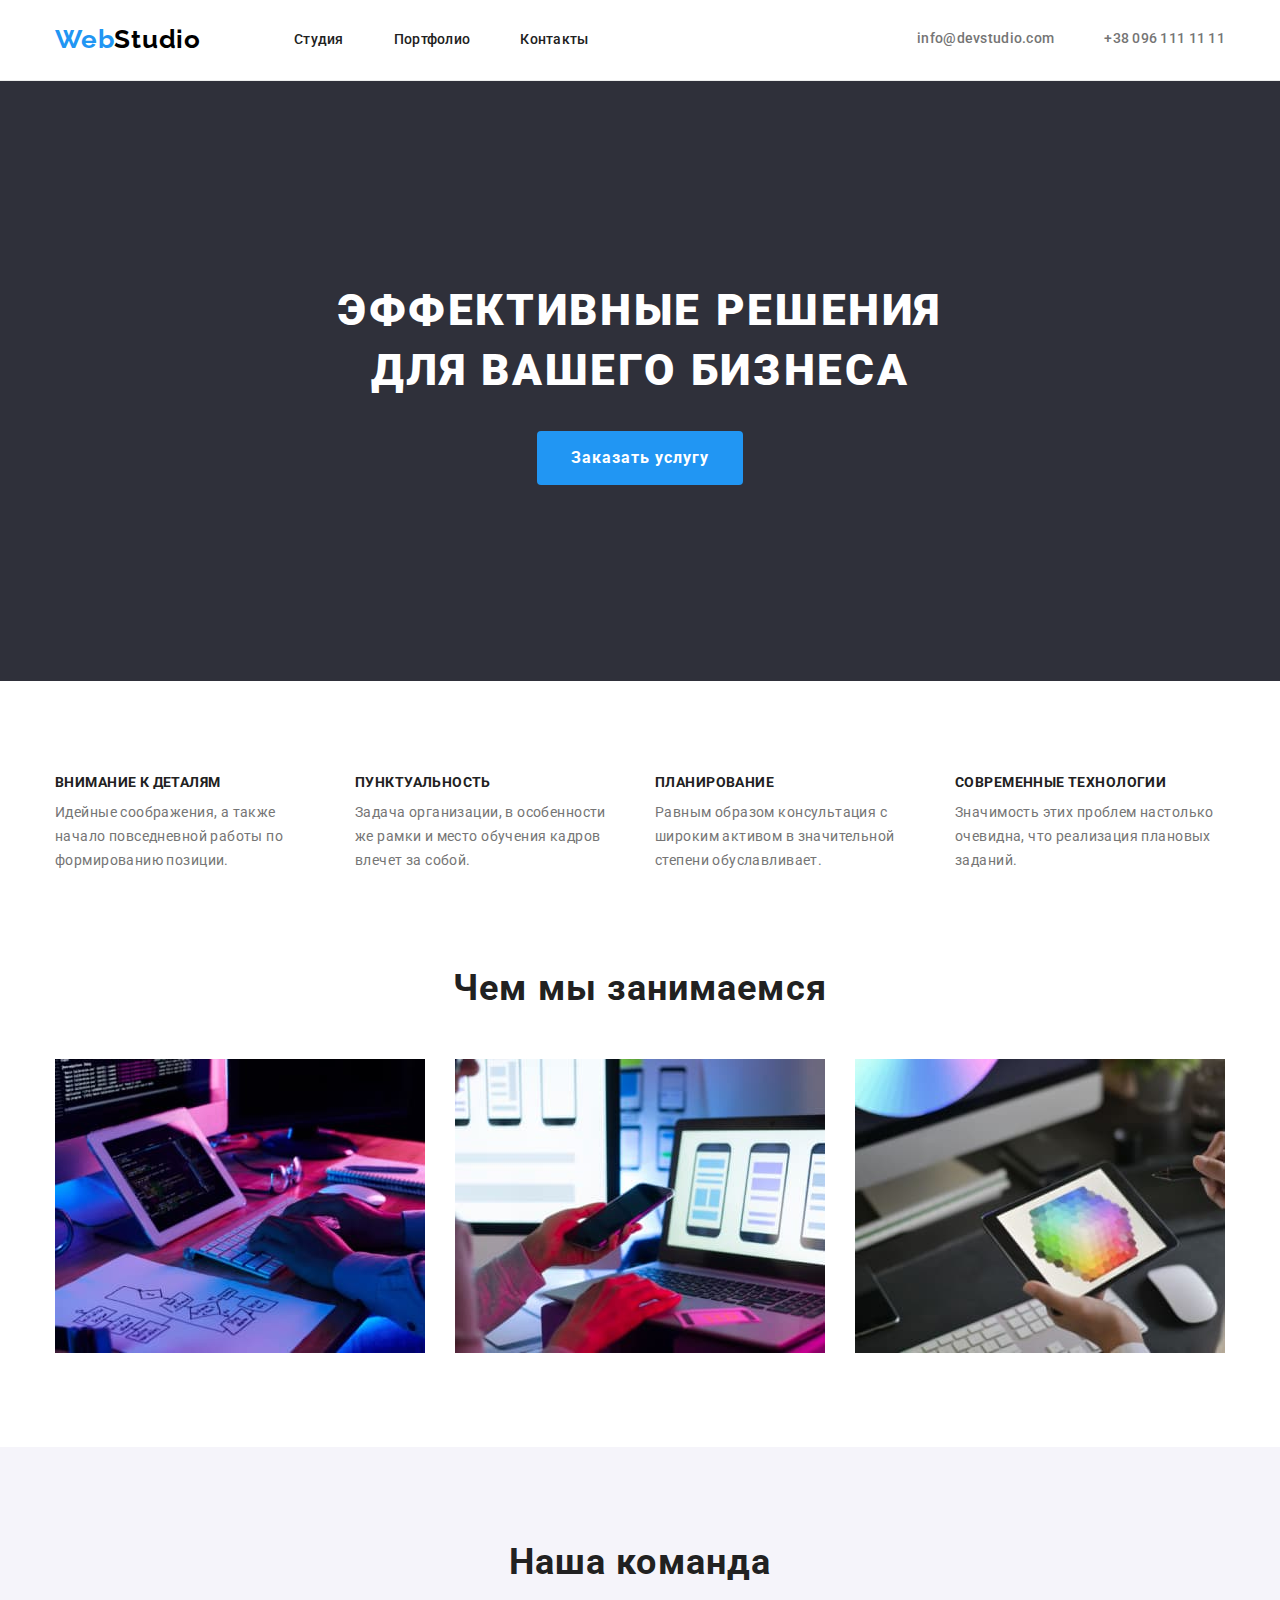
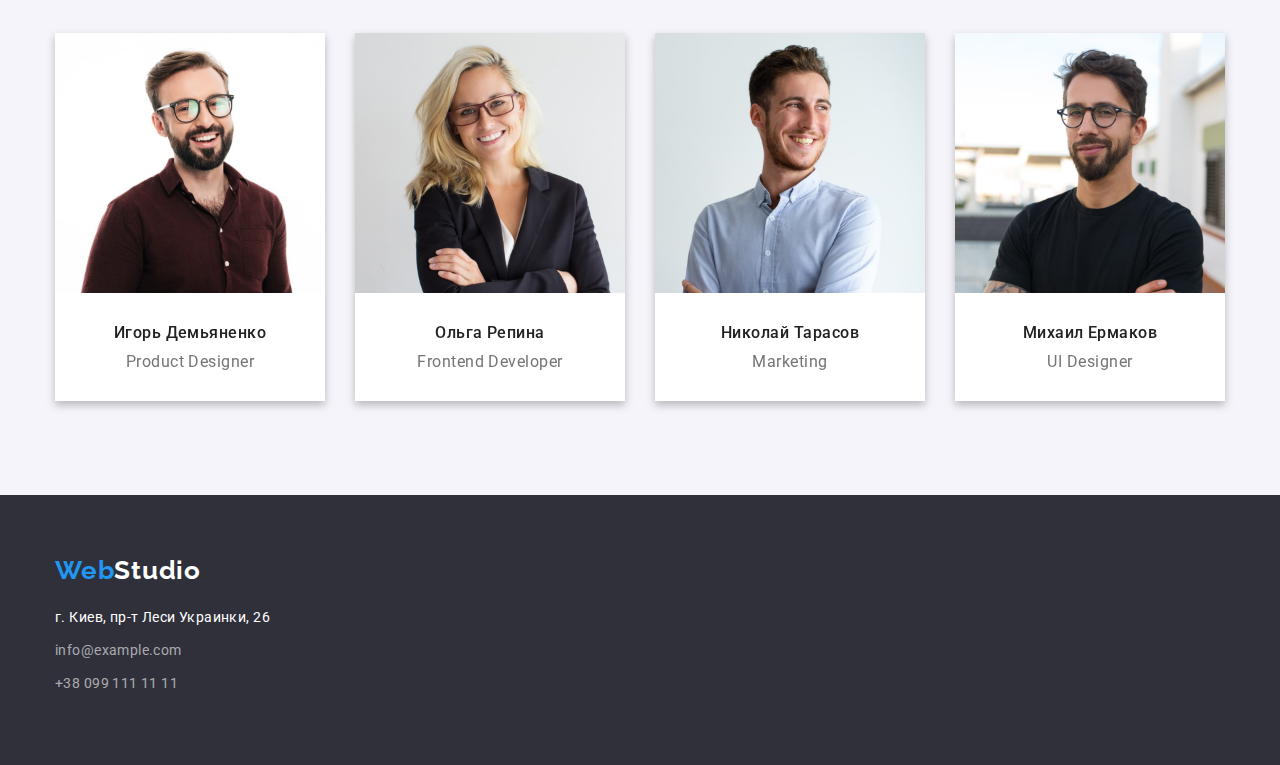
<file: index.html>
<!DOCTYPE html>
<html lang="ru">
<head>
    <meta charset="UTF-8">
    <meta http-equiv="X-UA-Compatible" content="IE=edge">
    <meta name="viewport" content="width=device-width, initial-scale=1.0">
    <link rel="preconnect" href="https://fonts.googleapis.com">
    <link rel="preconnect" href="https://fonts.gstatic.com" crossorigin>
    <link href="https://fonts.googleapis.com/css2?family=Raleway:wght@700&family=Roboto:wght@400;500;700;900&display=swap"
        rel="stylesheet">
    <title>WebStudio</title>
    <link rel="stylesheet" href="https://cdnjs.cloudflare.com/ajax/libs/modern-normalize/1.1.0/modern-normalize.min.css">
    <link rel="stylesheet" href="./css/styles.css">
</head>
<body>
    <header class="header">
        <div class="header-cont container">
            <nav class="header-nav">
                <a href="logotext" class="header-logo link"> <span class="logo-color">Web</span>Studio</a>
                <ul class="header-list list">
                    <li class="header-item"><a href="./index.html" class="header-link link">Студия</a></li>
                    <li class="header-item"><a href="./portfolio.html" class="header-link link">Портфолио</a></li>
                    <li class="header-item"><a href="" class="header-link link">Контакты</a></li>
                </ul>
            </nav>
            <div class="header-info">
                <a href="mailto:info@devstudio.com" class="header-contacts link">info@devstudio.com</a>
                <a href="tel:+380961111111" class="header-contacts link">+38 096 111 11 11</a>
             </div>
        </div>
    </header>
    <main class="main">
        <section class="main-section-one">
            <div class="container">
                <h1 class="section-one-title">Эффективные решения для вашего бизнеса</h1>
             <button class="section-one-btn" type="button">Заказать услугу</button>
            </div>
        </section>
        <section class="main-section-two">
            <div class="container">
                <ul class="section-two-list list">
                    <li class="section-two-item">
                        <h3 class="item-title">Внимание к деталям</h3>
                        <p class="item-text">Идейные соображения, а также начало повседневной работы по формированию позиции.</p>
                    </li>
                    <li class="section-two-item">
                        <h3 class="item-title">Пунктуальность</h3>
                        <p class="item-text">Задача организации, в особенности же рамки и место обучения кадров влечет за собой.</p>
                    </li>
                    <li class="section-two-item">
                        <h3 class="item-title">Планирование</h3>
                        <p class="item-text">Равным образом консультация с широким активом в значительной степени обуславливает.</p>
                    </li>
                    <li class="section-two-item">
                        <h3 class="item-title">Современные технологии</h3>
                        <p class="item-text">Значимость этих проблем настолько очевидна, что реализация плановых заданий.</p>
                    </li>
                </ul>
            </div>
            
        </section>
        <section class="main-section-three">
            <div class="container">
                <h2 class="section-three-title">Чем мы занимаемся</h2>
                <ul class="section-three-list list">
                    <li class="section-three-item"><img src="./images/box1.jpg" alt="Верстка сайта" width="370"></li>
                    <li class="section-three-item"><img src="./images/box2.jpg" alt="Адаптивный дизайн" width="370"></li>
                    <li class="section-three-item"><img src="./images/box3.jpg" alt="Дизайн" width="370"></li>
                </ul>
            </div>
            
        </section>
        <section class="main-section-team">
            <div class="container">
                <h2 class="team-title">Наша команда</h2>
                <ul class="team-list list">
                    <li class="team-item">
                        <img src="./images/img.jpg" alt="Игорь Демьяненко" width="270">
                        <div class="team-signature">
                            <h3 class="team-member">Игорь Демьяненко</h3>
                            <p lang="en" class="team-position">Product Designer</p>
                        </div>
                    </li>
                    <li class="team-item">
                        <img src="./images/img1.jpg" alt="Ольга Репина" width="270">
                        <div class="team-signature">
                            <h3 class="team-member">Ольга Репина</h3>
                            <p lang="en" class="team-position">Frontend Developer</p>
                        </div>
                    </li>
                    <li class="team-item">
                        <img src="./images/img2.jpg" alt="Николай Тарасов" width="270">
                        <div class="team-signature">
                            <h3 class="team-member">Николай Тарасов</h3>
                            <p lang="en" class="team-position">Marketing</p>
                        </div>
                    </li>
                    <li class="team-item">
                        <img src="./images/img3.jpg" alt="Михаил Ермаков" width="270">
                        <div class="team-signature">
                            <h3 class="team-member">Михаил Ермаков</h3>
                            <p lang="en" class="team-position">UI Designer</p>
                        </div>
                    </li>
                </ul>
            </div>
           
        </section>
    </main>
    <footer class="footer">
        <div class="container">
            <a href="logotext" class="footer-logo link"><span class="logo-color">Web</span>Studio</a>
            <address class="footer-address">
                <ul class="footer-list list">
                    <li class="footer-item"><a href="" class="footer-location link">г. Киев, пр-т Леси Украинки, 26</a></li>
                    <li class="footer-item"><a href="mailto:info@example.com" class="footer-link link">info@example.com</a></li>
                    <li class="footer-item"><a href="tel:+380991111111" class="footer-link link">+38 099 111 11 11</a></li>
                </ul>
            </address>
        </div>
    </footer>
</body>
</html>
</file>
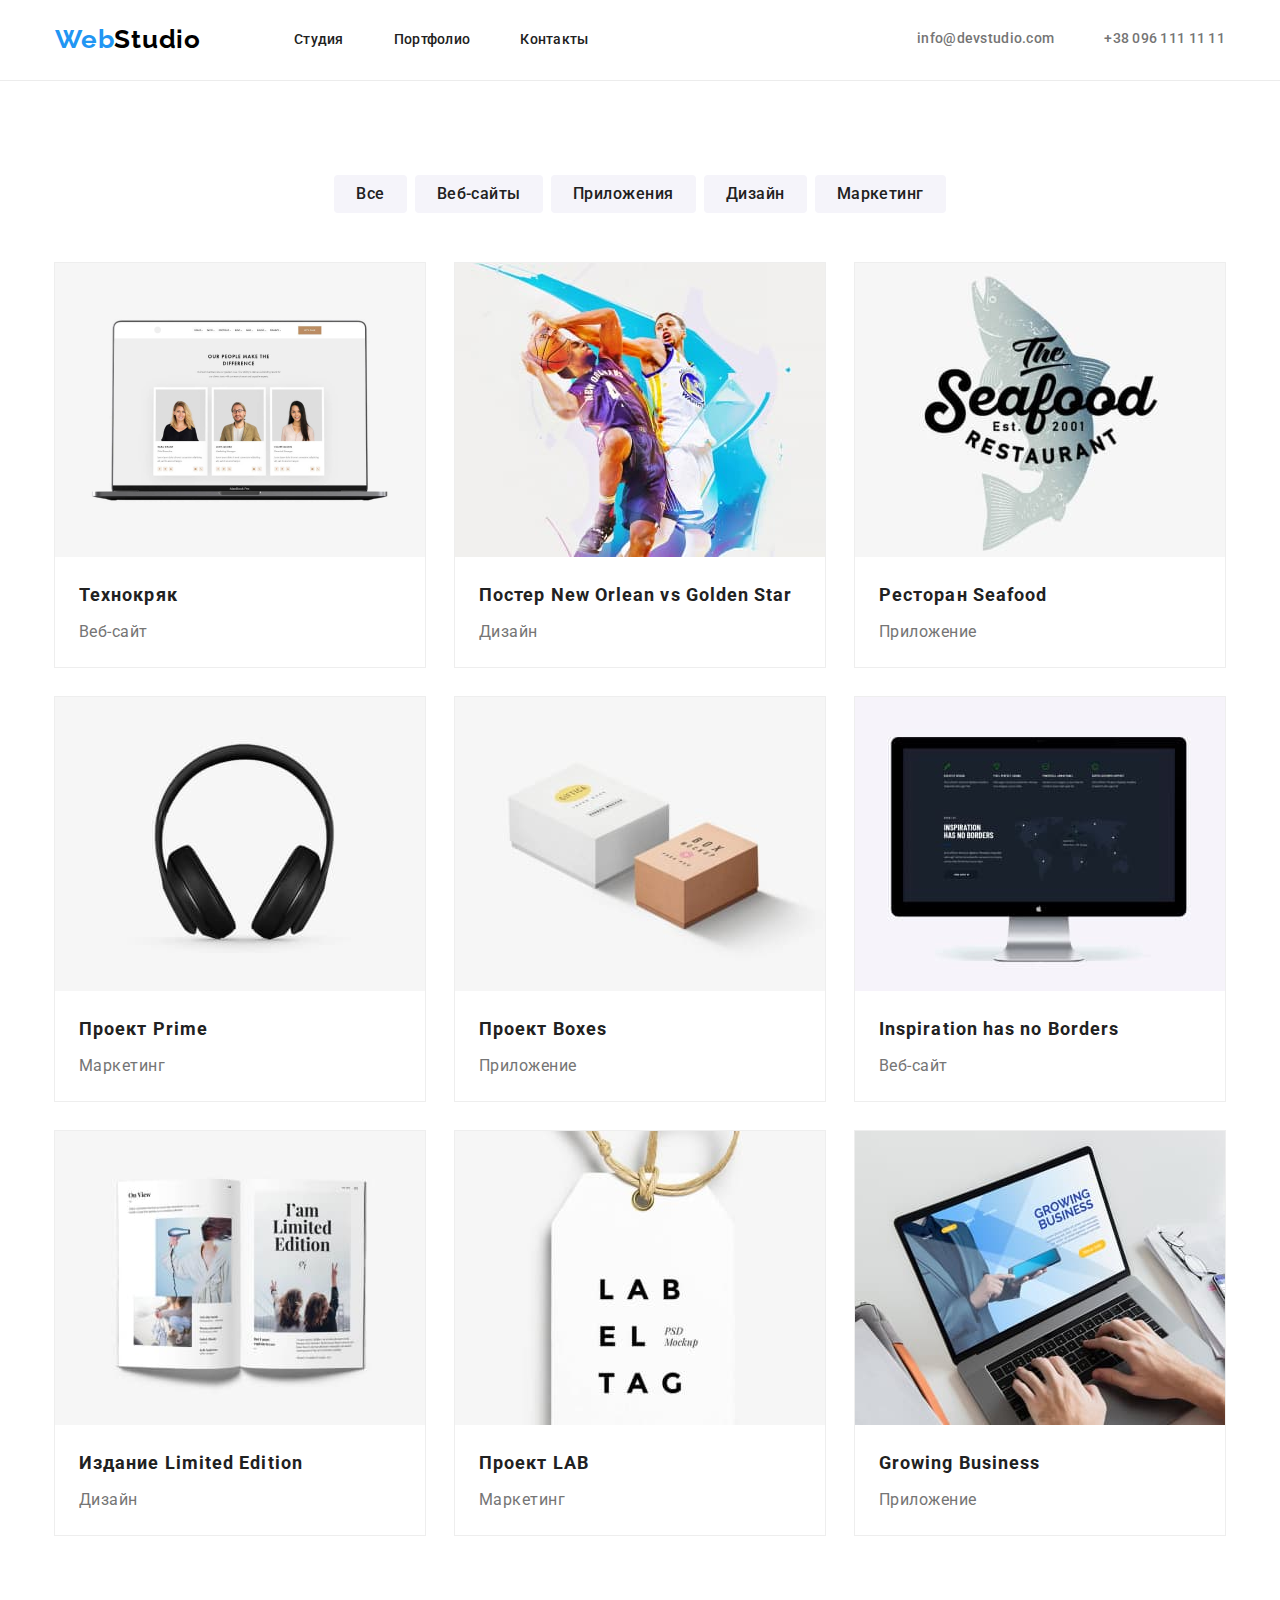
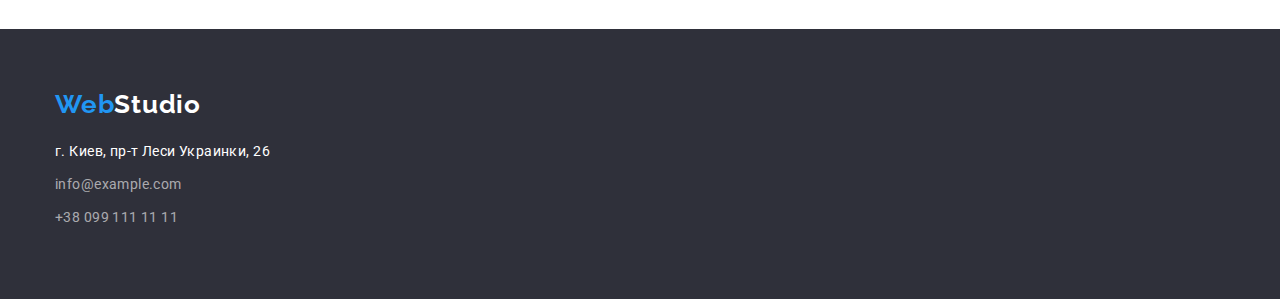
<file: portfolio.html>
<!DOCTYPE html>
<html lang="ru">
<head>
    <meta charset="UTF-8">
    <meta http-equiv="X-UA-Compatible" content="IE=edge">
    <meta name="viewport" content="width=device-width, initial-scale=1.0">
    <link rel="preconnect" href="https://fonts.googleapis.com">
    <link rel="preconnect" href="https://fonts.gstatic.com" crossorigin>
    <link href="https://fonts.googleapis.com/css2?family=Raleway:wght@700&family=Roboto:wght@400;500;700;900&display=swap"
        rel="stylesheet">
    <title>Portfolio</title>
    <link rel="stylesheet" href="https://cdnjs.cloudflare.com/ajax/libs/modern-normalize/1.1.0/modern-normalize.min.css">
    <link rel="stylesheet" href="./css/styles.css">
</head>
<body>
    <header class="header">
        <div class="header-cont container">
            <nav class="header-nav">
                <a href="logotext" class="header-logo link"> <span class="logo-color">Web</span>Studio</a>
                <ul class="header-list list">
                    <li class="header-item"><a href="./index.html" class="header-link link">Студия</a></li>
                    <li class="header-item"><a href="./portfolio.html" class="header-link link">Портфолио</a></li>
                    <li class="header-item"><a href="" class="header-link link">Контакты</a></li>
                </ul>
            </nav>
            <div class="header-info">
                <a href="mailto:info@devstudio.com" class="header-contacts link">info@devstudio.com</a>
                <a href="tel:+380961111111" class="header-contacts link">+38 096 111 11 11</a>
            </div>
        </div>
    </header>
    <main class="main-portfolio">
        <section class="portfolio-section">
            <div class="container">
                <div class="portfolio-filter">
                    <ul class="portfolio-btn-list list">
                        <li class="portfolio-btn-item"><button class="portfolio-btn" type="button">Все</button></li>
                        <li class="portfolio-btn-item"><button class="portfolio-btn" type="button">Веб-сайты</button></li>
                        <li class="portfolio-btn-item"><button class="portfolio-btn" type="button">Приложения</button></li>
                        <li class="portfolio-btn-item"><button class="portfolio-btn" type="button">Дизайн</button></li>
                        <li class="portfolio-btn-item"><button class="portfolio-btn" type="button">Маркетинг</button></li>
                    </ul>
                </div>
                <div class="portfolio">
                    <ul class="projects-list list">
                        <li class="projects-item">
                            <img src="./images/p.png" alt="Технокряк" width="370">
                            <div class="signature">
                                <h1 class="projects-name">Технокряк</h1>
                                <p class="projects-division">Веб-сайт</p>
                            </div>
                        </li>
                        <li class="projects-item">
                            <img src="./images/p1.jpg" alt="Постер New Orlean vs Golden Star" width="370">
                            <div class="signature">
                                <h1 class="projects-name">Постер New Orlean vs Golden Star</h1>
                                <p class="projects-division">Дизайн</p>
                            </div>
                        </li>
                        <li class="projects-item">
                            <img src="./images/p2.jpg" alt="Ресторан Seafood" width="370">
                            <div class="signature">
                                <h1 class="projects-name">Ресторан Seafood</h1>
                                <p class="projects-division">Приложение</p>
                            </div>
                        </li>
                        <li class="projects-item">
                            <img src="./images/p3.jpg" alt="Проект Prime" width="370">
                            <div class="signature">
                                <h1 class="projects-name">Проект Prime</h1>
                                <p class="projects-division">Маркетинг</p>
                            </div>
                        </li>
                        <li class="projects-item">
                            <img src="./images/p4.jpg" alt="Проект Boxes" width="370">
                            <div class="signature">
                                <h1 class="projects-name">Проект Boxes</h1>
                                <p class="projects-division">Приложение</p>
                            </div>
                        </li>
                        <li class="projects-item">
                            <img src="./images/p5.jpg" alt="Inspiration has no Borders" width="370">
                            <div class="signature">
                                <h1 class="projects-name" lang="en">Inspiration has no Borders</h1>
                                <p class="projects-division">Веб-сайт</p>
                            </div>
                        </li>
                        <li class="projects-item">
                            <img src="./images/p6.jpg" alt="Издание Limited Edition" width="370">
                            <div class="signature">
                                <h1 class="projects-name">Издание Limited Edition</h1>
                                <p class="projects-division">Дизайн</p>
                            </div>
                        </li>
                        <li class="projects-item">
                            <img src="./images/p7.jpg" alt="Проект LAB" width="370">
                            <div class="signature">
                                <h1 class="projects-name">Проект LAB</h1>
                                <p class="projects-division">Маркетинг</p>
                            </div>
                        </li>
                        <li class="projects-item">
                            <img src="./images/p8.jpg" alt="Growing Business" width="370">
                            <div class="signature">
                                <h1 class="projects-name" lang="en">Growing Business</h1>
                                <p class="projects-division">Приложение</p>
                            </div>
                        </li>
                    </ul>
                </div>
            </div>
         </section>
    </main>
    <footer class="footer">
        <div class="container">
            <a href="logotext" class="footer-logo link"><span class="logo-color">Web</span>Studio</a>
            <address class="footer-address">
                <ul class="footer-list list">
                    <li class="footer-item"><a href="" class="footer-location link">г. Киев, пр-т Леси Украинки, 26</a></li>
                    <li class="footer-item"><a href="mailto:info@example.com" class="footer-link link">info@example.com</a>
                    </li>
                    <li class="footer-item"><a href="tel:+380991111111" class="footer-link link">+38 099 111 11 11</a></li>
                </ul>
            </address>
        </div>
    </footer>
</body>
</html>
</file>
<file: css/styles.css>
body {
  font-family: roboto, sans-serif;
  color: #212121;
  background-color: #ffffff;
}
h1,
h2,
h3,
p {
  margin: 0;
  padding: 0;
}
ul {
  padding: 0;
  margin: 0;
  list-style: none;
}
img {
  display: block;
  max-width: 100%;
  height: auto;
}
.link {
  text-decoration: none;
}
.header {
  background-color: #ffffff;
  font-weight: 500;
  min-height: 80px;
  border-bottom: 1px solid #ececec;
  margin: 0;
  padding-top: 24px;
  padding-bottom: 25px;
}

.container {
  align-items: center;
  width: 1200px;
  padding: 0 15px;
  margin: 0 auto;
}
.header-cont {
  display: flex;
  align-items: center;
}
.header-nav {
  display: flex;
  align-items: center;
}
.header-logo {
  display: flex;
  margin-right: 93px;
  font-family: raleway;
  font-weight: 700;
  font-size: 26px;
  line-height: 1.19;
  letter-spacing: 0.03em;
  color: #000000;
}
.logo-color {
  color: #2196f3;
}

.header-list {
  display: flex;
}
.header-item:not(last-child) {
  margin-right: 50px;
}

.header-info {
  display: flex;
  margin-left: auto;
}
.header-link {
  font-weight: 500;
  font-size: 14px;
  line-height: 1.14;
  letter-spacing: 0.02em;
  color: #212121;
}
.header-contacts {
  display: flex;
  font-weight: 500;
  font-size: 14px;
  line-height: 1.14;
  letter-spacing: 0.02em;
  color: #757575;
}
.header-contacts + .header-contacts {
  margin-left: 50px;
}
.header-link:hover {
  color: #2196f3;
}
.header-link:focus {
  color: #2196f3;
}
.header-link:active {
  color: #2196f3;
}
.header-contacts:hover {
  color: #2196f3;
}
.header-contacts:focus {
  color: #2196f3;
}
.main-section-one {
  height: 600px;
  background-color: #2f303a;
  margin: 0;
  padding-top: 200px;
  padding-bottom: 200px;
}
.section-one-title {
  display: block;
  margin-left: auto;
  margin-right: auto;
  margin-bottom: 30px;
  max-width: 696px;
  font-weight: 900;
  font-size: 44px;
  line-height: 1.36;
  text-align: center;
  letter-spacing: 0.06em;
  text-transform: uppercase;
  color: #ffffff;
}
.section-one-btn {
  display: block;
  margin-left: auto;
  margin-right: auto;
  cursor: pointer;
  padding: 10px 32px;
  border-radius: 4px;
  border-color: transparent;

  font-weight: 700;
  font-size: 16px;
  line-height: 1.88;
  text-align: center;
  letter-spacing: 0.06em;
  color: #ffffff;
  background-color: #2196f3;
}

.main-section-two {
  padding-top: 94px;
}
.section-two-list {
  display: flex;
  margin-left: auto;
  margin-right: auto;
}
.section-two-item {
  width: 270px;
  margin-right: 30px;
}

.section-two-item:last-child {
  margin-right: 0;
}
.item-title {
  margin-bottom: 10px;
  font-weight: 700;
  font-size: 14px;
  line-height: 1.14;
  letter-spacing: 0.03em;
  text-transform: uppercase;
  color: #212121;
}
.item-text {
  font-weight: 400;
  font-size: 14px;
  line-height: 1.71;
  letter-spacing: 0.03em;
  color: #757575;
}
.main-section-three {
  padding-top: 94px;
  padding-bottom: 94px;
}
.section-three-title {
  font-weight: 700;
  font-size: 36px;
  line-height: 1.17;
  text-align: center;
  letter-spacing: 0.03em;
  color: #212121;
}
.section-three-list {
  display: flex;
  margin-top: 50px;
}
.section-three-item {
  margin-right: 30px;
}
.section-three-item:last-child {
  margin-right: 0;
}
.main-section-team {
  background: #f5f4fa;
  padding-top: 94px;
  padding-bottom: 94px;
}

.team-title {
  font-weight: 700;
  font-size: 36px;
  line-height: 1.17;
  text-align: center;
  letter-spacing: 0.03em;
  color: #212121;
}
.team-list {
  display: flex;
  margin-top: 50px;
  filter: drop-shadow(0px 4px 4px rgba(0, 0, 0, 0.25));
  border-radius: 0px 0px 4px 4px;
}
.team-item {
  background-color: #ffffff;
  margin-right: 30px;
}
.team-item:last-child {
  margin-right: 0;
}
.team-signature {
  padding-top: 30px;
  padding-bottom: 30px;
  padding-left: auto;
  padding-right: auto;
}
.team-member {
  font-weight: 500;
  font-size: 16px;
  line-height: 1.19;
  text-align: center;
  letter-spacing: 0.03em;
  color: #212121;
}
.team-position {
  margin-top: 10px;
  font-weight: 400;
  font-size: 16px;
  line-height: 19px;
  text-align: center;
  letter-spacing: 0.03em;
  color: #757575;
}
.footer {
  background: #2f303a;
  padding-top: 60px;
  padding-bottom: 60px;
}
.footer-logo {
  display: block;
  margin-bottom: 20px;
  font-family: 'Raleway';
  font-weight: 700;
  font-size: 26px;
  line-height: 1.19;
  letter-spacing: 0.03em;
  color: #ffffff;
}
.footer-item:not(last-child) {
  margin-bottom: 9px;
}
.footer-location {
  font-style: normal;
  font-size: 14px;
  line-height: 1.71;
  letter-spacing: 0.03em;
  color: #ffffff;
}
.footer-link {
  font-style: normal;
  font-size: 14px;
  line-height: 1.71;
  letter-spacing: 0.03em;
  letter-spacing: 0.03em;
  color: rgba(255, 255, 255, 0.6);
}
.footer-link:not(last-child) {
  margin-bottom: 0;
}
.main-portfolio {
  background: #ffffff;
}
.portfolio-section {
  padding-top: 94px;
  padding-bottom: 94px;
}
.portfolio-filter {
  margin-bottom: 50px;
}
.portfolio-btn-list {
  display: flex;
  justify-content: center;
}
.portfolio-btn-item {
  margin-right: 8px;
}
.portfolio-btn-item:last-child {
  margin-right: 0;
}
.portfolio-btn {
  padding: 6px 22px;
  font-family: roboto;
  font-weight: 500;
  font-size: 16px;
  line-height: 1.63;
  text-align: center;
  letter-spacing: 0.03em;
  color: #212121;
  background: #f5f4fa;
  cursor: pointer;
  border-radius: 4px;
  border-style: none;
}
.portfolio-btn:hover {
  color: #ffffff;
  background-color: #2196f3;
}
.portfolio-btn:focus {
  color: #ffffff;
  background-color: #2196f3;
}
.project-section {
  padding-bottom: 94px;
}
.projects-list {
  display: flex;
  flex-wrap: wrap;
}
.projects-item {
  width: 370px;
  background: #ffffff;
  margin-right: 30px;
  margin-top: 30px;
  outline: 1px solid #eeeeee;
}
.projects-item:nth-child(3n) {
  margin-right: 0;
}
.projects-item:nth-child(-n + 3) {
  margin-top: 0;
}

.signature {
  padding: 20px 24px;
}
.projects-name {
  margin-bottom: 4px;
  font-weight: 700;
  font-size: 18px;
  line-height: 2;
  letter-spacing: 0.06em;
  color: #212121;
}
.projects-division {
  font-weight: 400;
  font-size: 16px;
  line-height: 1.88;
  letter-spacing: 0.03em;
  color: #757575;
}
</file>
